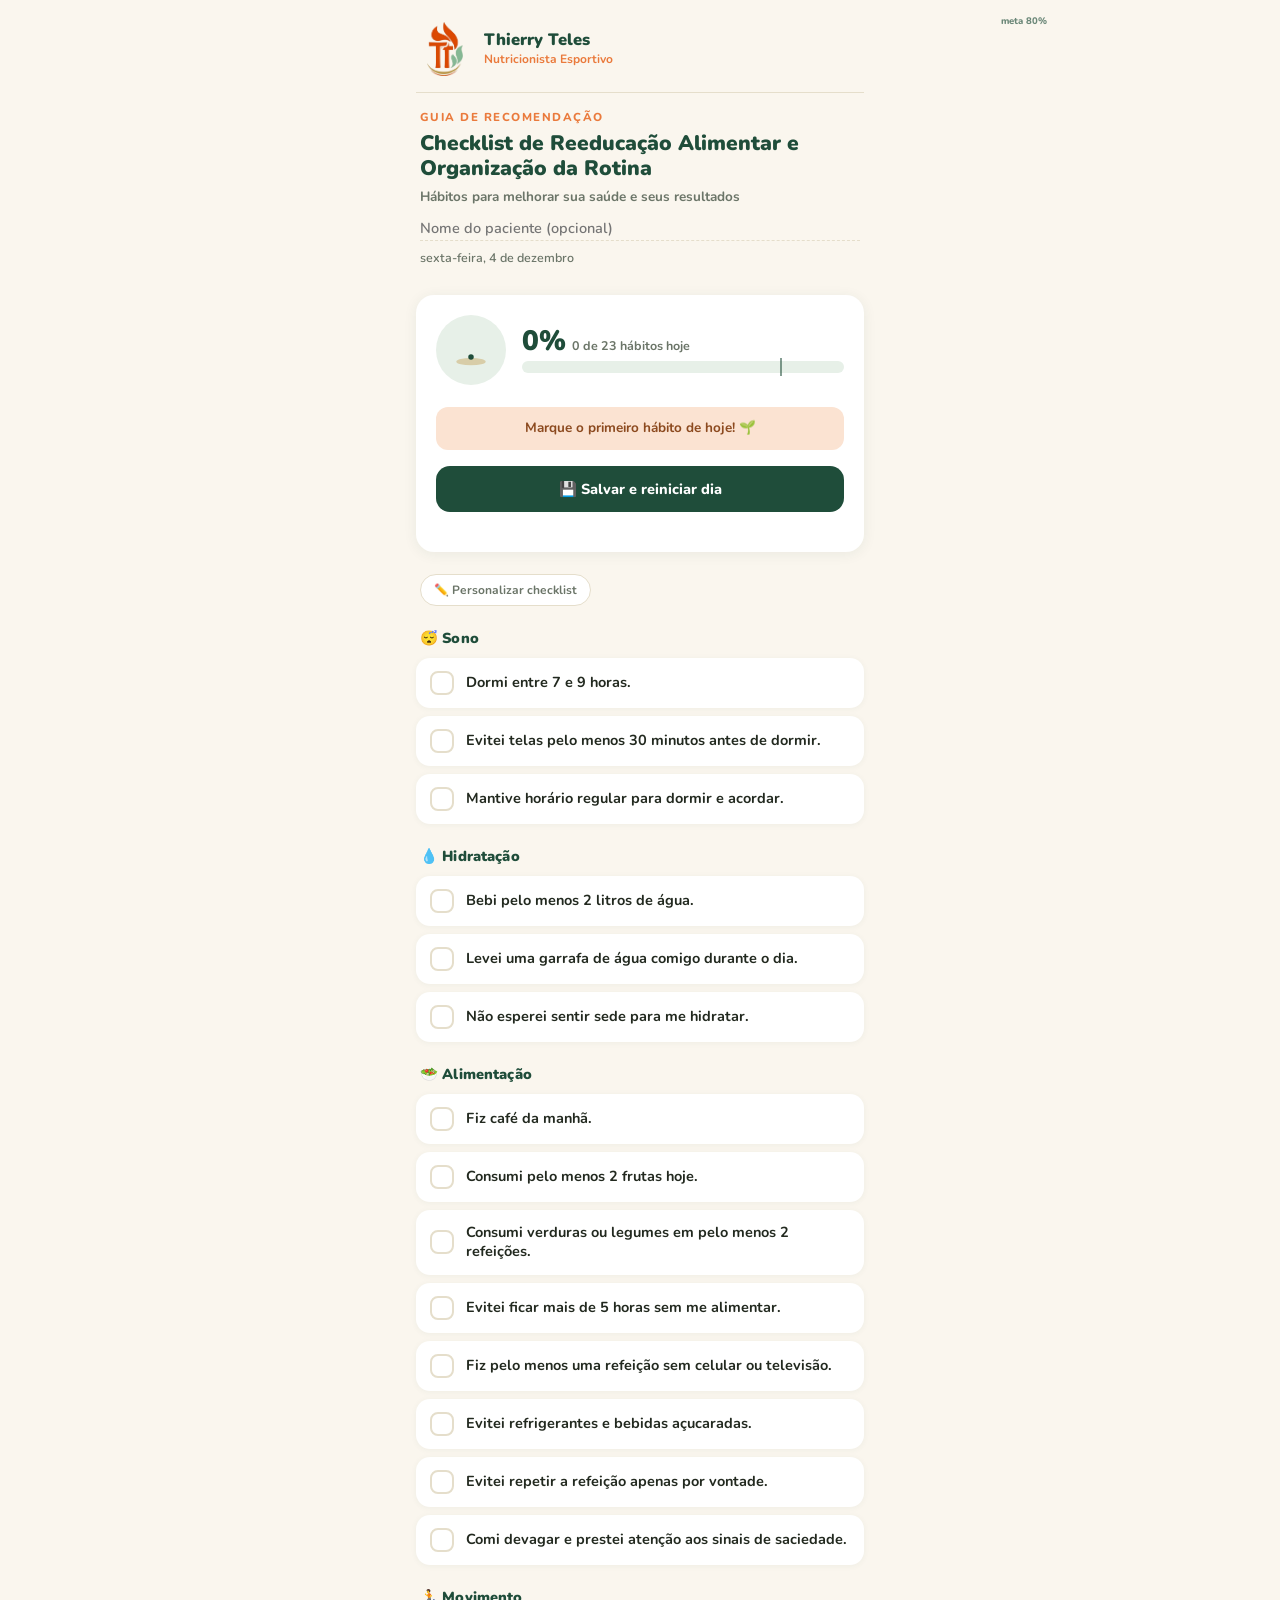
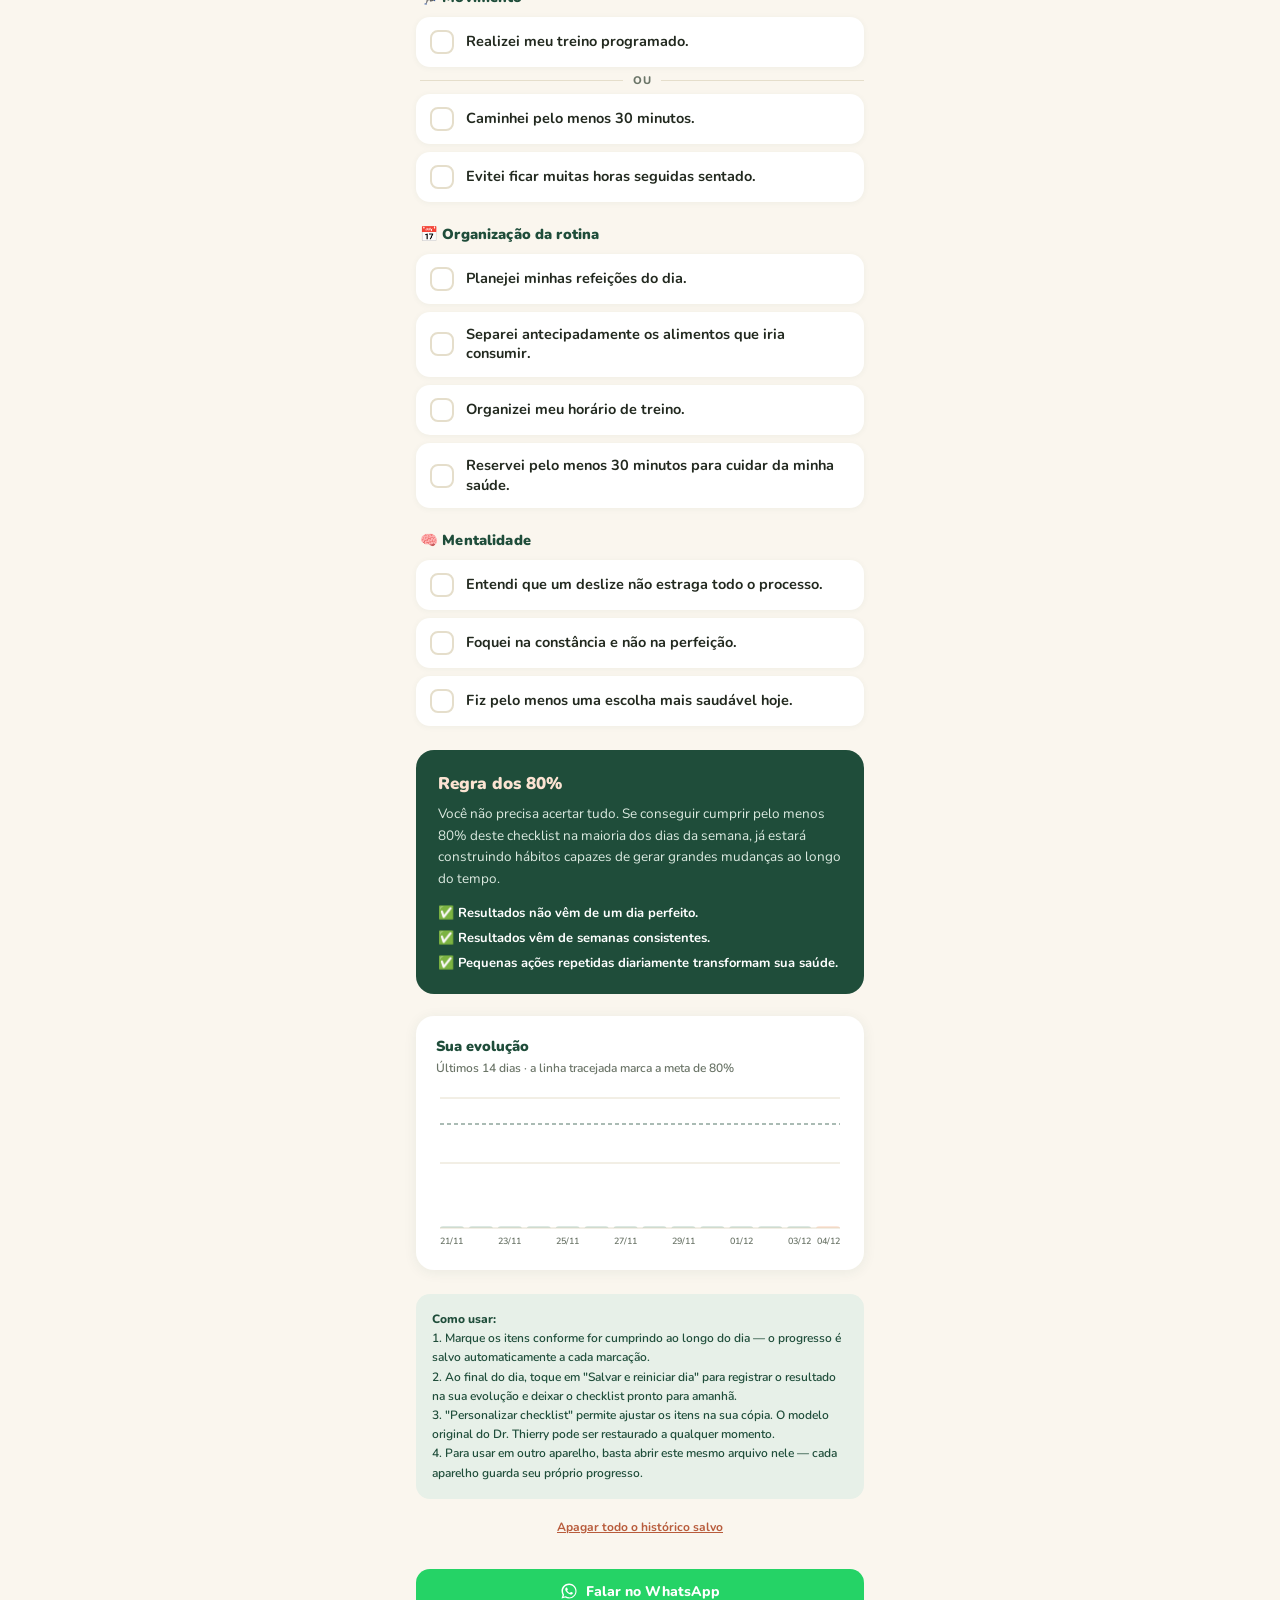
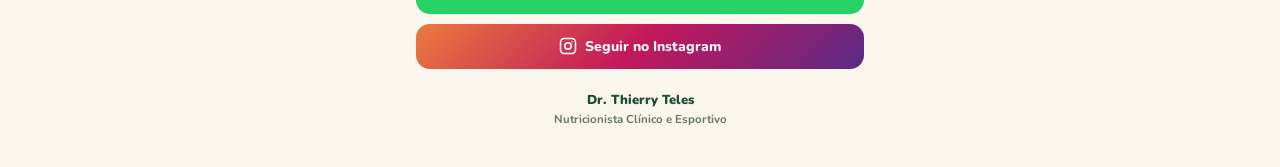
<file: checklist.html>
<!DOCTYPE html>
<html lang="pt-BR">
<head>
  <meta charset="UTF-8">
  <link rel="icon" type="image/png" href="https://res.cloudinary.com/dantppsek/image/upload/v1778031414/WhatsApp_Image_2026-04-30_at_13.19.35_2_an5nzr.jpg" sizes="32x32">
</head>
<meta charset="UTF-8">
<meta name="viewport" content="width=device-width, initial-scale=1.0, maximum-scale=1">
<title>Checklist de Reeducação Alimentar | Thierry Teles</title>
<link rel="preconnect" href="https://fonts.googleapis.com">
<link href="https://fonts.googleapis.com/css2?family=Nunito:wght@400;600;700;800;900&display=swap" rel="stylesheet">
<style>
  :root{
    --verde-escuro:#1F4D3A;
    --verde-medio:#3F8064;
    --verde-claro:#E7F0E8;
    --laranja:#EA7A3C;
    --laranja-claro:#FBE3D2;
    --off-white:#FAF6EE;
    --texto:#22291F;
    --texto-suave:#6B7568;
    --linha:#E5DECB;
    --branco:#FFFFFF;
    --radius:18px;
  }
  *{box-sizing:border-box;}
  html,body{margin:0;padding:0;}
  body{
    background:var(--off-white);
    font-family:'Nunito',-apple-system,'Segoe UI',sans-serif;
    color:var(--texto);
    -webkit-font-smoothing:antialiased;
    min-height:100vh;
    padding-bottom:32px;
  }
  .wrap{max-width:480px;margin:0 auto;padding:18px 16px 8px;}

  /* PERFIL */
  .perfil{display:flex;align-items:center;gap:12px;padding:4px 2px 16px;}
  .perfil img{width:54px;height:54px;object-fit:contain;flex:none;}
  .perfil .nome-clinica{font-size:16.5px;font-weight:900;color:var(--verde-escuro);line-height:1.15;}
  .perfil .cargo-clinica{font-size:12px;font-weight:700;color:var(--laranja);margin-top:2px;}
  .perfil-divisor{height:1px;background:var(--linha);margin:0 0 16px;}

  header{padding:0 4px 16px;}
  .eyebrow{
    font-size:11.5px;font-weight:800;letter-spacing:.13em;text-transform:uppercase;
    color:var(--laranja);margin:0 0 6px;
  }
  h1{font-size:21px;font-weight:900;color:var(--verde-escuro);margin:0 0 6px;line-height:1.2;}
  .subtitulo{font-size:13.5px;color:var(--texto-suave);font-weight:700;margin:0 0 10px;}
  .nome-edit{
    border:none;background:transparent;font-size:14.5px;color:var(--texto-suave);
    font-family:inherit;font-weight:600;padding:2px 0;width:100%;border-bottom:1px dashed var(--linha);
  }
  .nome-edit:focus{outline:none;color:var(--verde-escuro);border-color:var(--verde-medio);}
  .data-hoje{font-size:12.5px;color:var(--texto-suave);margin-top:8px;font-weight:600;}

  .card{
    background:var(--branco);border-radius:var(--radius);padding:20px;margin-bottom:16px;
    box-shadow:0 2px 14px rgba(31,77,58,0.07);
  }
  .progresso-topo{display:flex;align-items:center;gap:16px;}
  .planta-box{
    width:70px;height:70px;flex:none;border-radius:50%;background:var(--verde-claro);
    display:flex;align-items:center;justify-content:center;position:relative;overflow:hidden;
  }
  .planta-box svg{width:44px;height:44px;transition:opacity .4s ease;}
  .progresso-info{flex:1;min-width:0;}
  .pct-row{display:flex;align-items:baseline;gap:6px;margin-bottom:6px;}
  .pct-num{font-size:28px;font-weight:900;color:var(--verde-escuro);line-height:1;}
  .pct-label{font-size:12.5px;color:var(--texto-suave);font-weight:700;}
  .barra-wrap{position:relative;}
  .barra-bg{width:100%;height:12px;background:var(--verde-claro);border-radius:999px;overflow:hidden;}
  .barra-fill{
    height:100%;border-radius:999px;width:0%;
    background:linear-gradient(90deg,var(--verde-medio),var(--laranja));
    transition:width .5s cubic-bezier(.4,0,.2,1);
  }
  .meta-marca{position:absolute;top:-3px;left:80%;width:2px;height:18px;background:var(--verde-escuro);opacity:.55;}
  .meta-label{position:absolute;top:14px;left:80%;transform:translateX(-50%);font-size:9.5px;font-weight:800;color:var(--verde-escuro);opacity:.65;white-space:nowrap;}
  .mensagem{
    margin-top:22px;padding:12px 14px;border-radius:12px;background:var(--laranja-claro);
    color:#8C4A1F;font-weight:700;font-size:13.5px;text-align:center;line-height:1.4;
  }
  .streak{margin-top:10px;font-size:12px;color:var(--verde-medio);font-weight:800;text-align:center;}

  .salvar-row{margin-top:16px;display:flex;flex-direction:column;align-items:center;gap:6px;}
  .salvar-btn{
    border:none;width:100%;background:var(--verde-escuro);color:var(--branco);font-family:inherit;
    font-weight:800;font-size:14.5px;padding:13px 16px;border-radius:14px;cursor:pointer;
    display:flex;align-items:center;justify-content:center;gap:8px;transition:.15s ease;
  }
  .salvar-btn:active{transform:scale(.98);}
  .salvar-toast{font-size:12.5px;font-weight:800;color:var(--verde-medio);opacity:0;transition:opacity .25s ease;height:14px;}
  .salvar-toast.show{opacity:1;}

  .controles-topo{display:flex;gap:8px;margin:22px 4px 4px;flex-wrap:wrap;}
  .ctrl-btn{
    border:1.5px solid var(--linha);background:var(--branco);color:var(--texto-suave);
    font-family:inherit;font-weight:700;font-size:12px;padding:7px 13px;border-radius:999px;cursor:pointer;
  }
  .ctrl-btn.ativo{background:var(--verde-escuro);color:var(--branco);border-color:var(--verde-escuro);}
  .ctrl-btn.restaurar{color:#B85C3C;border-color:#EBD2C6;display:none;}
  .ctrl-btn.restaurar.show{display:inline-block;}

  .secao{margin-top:6px;}
  .secao-cab{display:flex;align-items:center;gap:8px;margin:22px 4px 10px;}
  .secao-cab h2{font-size:14.5px;font-weight:900;color:var(--verde-escuro);margin:0;letter-spacing:.01em;}

  .lista{list-style:none;margin:0;padding:0;display:flex;flex-direction:column;gap:8px;}
  .item{
    display:flex;align-items:center;gap:12px;background:var(--branco);border-radius:14px;
    padding:13px 14px;box-shadow:0 1px 6px rgba(31,77,58,0.05);cursor:pointer;
  }
  .check{
    width:24px;height:24px;flex:none;border-radius:8px;border:2px solid var(--linha);
    display:flex;align-items:center;justify-content:center;background:var(--branco);transition:.2s ease;
  }
  .check.on{background:var(--verde-escuro);border-color:var(--verde-escuro);}
  .check svg{width:14px;height:14px;opacity:0;transition:opacity .15s ease;}
  .check.on svg{opacity:1;}
  .item-texto{flex:1;font-size:14.5px;font-weight:700;color:var(--texto);line-height:1.35;}
  .item-texto[contenteditable="true"]{outline:none;border-bottom:1px dashed var(--laranja);}
  .item.feito .item-texto{color:var(--texto-suave);text-decoration:line-through;text-decoration-color:var(--linha);}
  .del-btn{display:none;border:none;background:none;color:#C0594A;font-size:19px;font-weight:900;cursor:pointer;padding:2px 4px;line-height:1;flex:none;}
  .lista.editando .del-btn{display:block;}
  .lista.editando .check{pointer-events:none;opacity:.35;}
  .lista.editando .item{cursor:default;}

  .ou-divisor{display:flex;align-items:center;gap:10px;margin:-2px 0;padding-left:4px;}
  .ou-divisor::before,.ou-divisor::after{content:'';flex:1;height:1px;background:var(--linha);}
  .ou-divisor span{font-size:11px;font-weight:800;color:var(--texto-suave);text-transform:uppercase;letter-spacing:.08em;}

  .add-row{display:none;gap:8px;margin-top:8px;}
  .add-row.show{display:flex;}
  .add-row input{flex:1;border:1.5px solid var(--linha);border-radius:12px;padding:10px 13px;font-family:inherit;font-size:13.5px;font-weight:600;background:var(--branco);color:var(--texto);}
  .add-row input:focus{outline:none;border-color:var(--verde-medio);}
  .add-row button{border:none;background:var(--verde-medio);color:var(--branco);font-family:inherit;font-weight:800;font-size:13px;padding:0 14px;border-radius:12px;cursor:pointer;}

  .regra80{margin-top:24px;border-radius:var(--radius);padding:22px;background:var(--verde-escuro);color:var(--branco);}
  .regra80 h3{margin:0 0 8px;font-size:17px;font-weight:900;color:var(--laranja-claro);}
  .regra80 p{margin:0 0 14px;font-size:13.5px;line-height:1.6;color:#DCEAE1;}
  .regra80 ul{margin:0;padding:0;list-style:none;display:flex;flex-direction:column;gap:7px;}
  .regra80 li{font-size:13px;font-weight:700;color:var(--branco);display:flex;gap:8px;align-items:flex-start;line-height:1.4;}

  .chart-card{margin-top:22px;}
  .chart-card h2{font-size:14.5px;font-weight:900;color:var(--verde-escuro);margin:0 0 4px;}
  .chart-sub{font-size:12px;color:var(--texto-suave);margin:0 0 14px;font-weight:600;}
  canvas{width:100%;display:block;}

  .ajuda{margin-top:24px;padding:16px;border-radius:14px;background:var(--verde-claro);font-size:12px;color:var(--verde-escuro);line-height:1.6;font-weight:600;}
  .ajuda b{font-weight:800;}
  .reset-row{margin-top:14px;text-align:center;}
  .reset-btn{border:none;background:none;color:#B85C3C;font-family:inherit;font-weight:700;font-size:12px;cursor:pointer;text-decoration:underline;padding:6px;}

  .footer-contato{margin-top:28px;display:flex;flex-direction:column;gap:10px;}
  .botao-contato{
    display:flex;align-items:center;justify-content:center;gap:8px;text-decoration:none;
    font-family:inherit;font-weight:800;font-size:14px;padding:13px 16px;border-radius:14px;
    transition:.15s ease;
  }
  .botao-contato:active{transform:scale(.98);}
  .botao-contato.whats{background:#25D366;color:#fff;}
  .botao-contato.insta{background:linear-gradient(135deg,#EA7A3C,#C2185B,#5B2A86);color:#fff;}
  .botao-contato svg{width:18px;height:18px;flex:none;}

  footer{text-align:center;margin-top:22px;}
  footer .assinatura{font-size:13px;font-weight:900;color:var(--verde-escuro);}
  footer .cargo{font-size:11.5px;color:var(--texto-suave);font-weight:700;margin-top:2px;}
</style>
</head>
<body>
<div class="wrap">

  <div class="perfil">
    <img src="[data-uri]" alt="Logo Thierry Teles">
    <div>
      <div class="nome-clinica">Thierry Teles</div>
      <div class="cargo-clinica">Nutricionista Esportivo</div>
    </div>
  </div>
  <div class="perfil-divisor"></div>

  <header>
    <p class="eyebrow">Guia de recomendação</p>
    <h1>Checklist de Reeducação Alimentar e Organização da Rotina</h1>
    <p class="subtitulo">Hábitos para melhorar sua saúde e seus resultados</p>
    <input id="nomeInput" class="nome-edit" placeholder="Nome do paciente (opcional)" maxlength="40">
    <p class="data-hoje" id="dataHoje"></p>
  </header>

  <div class="card">
    <div class="progresso-topo">
      <div class="planta-box"><div id="plantaSvg"></div></div>
      <div class="progresso-info">
        <div class="pct-row">
          <span class="pct-num" id="pctNum">0%</span>
          <span class="pct-label" id="pctFrac">0 de 0 hábitos hoje</span>
        </div>
        <div class="barra-wrap">
          <div class="barra-bg"><div class="barra-fill" id="barraFill"></div></div>
          <div class="meta-marca"></div>
        </div>
        <div class="meta-label">meta 80%</div>
      </div>
    </div>
    <div class="mensagem" id="mensagem">Marque o primeiro hábito de hoje!</div>
    <div class="streak" id="streak"></div>

    <div class="salvar-row">
      <button class="salvar-btn" id="salvarBtn">💾 Salvar e reiniciar dia</button>
      <div class="salvar-toast" id="salvarToast">Checklist do dia salvo ✅</div>
    </div>
  </div>

  <div class="controles-topo">
    <button class="ctrl-btn" id="editarBtn">✏️ Personalizar checklist</button>
    <button class="ctrl-btn restaurar" id="restaurarBtn">↺ Restaurar modelo original</button>
  </div>

  <div id="secoes"></div>

  <div class="regra80">
    <h3>Regra dos 80%</h3>
    <p>Você não precisa acertar tudo. Se conseguir cumprir pelo menos 80% deste checklist na maioria dos dias da semana, já estará construindo hábitos capazes de gerar grandes mudanças ao longo do tempo.</p>
    <ul>
      <li>✅ Resultados não vêm de um dia perfeito.</li>
      <li>✅ Resultados vêm de semanas consistentes.</li>
      <li>✅ Pequenas ações repetidas diariamente transformam sua saúde.</li>
    </ul>
  </div>

  <div class="card chart-card">
    <h2>Sua evolução</h2>
    <p class="chart-sub">Últimos 14 dias · a linha tracejada marca a meta de 80%</p>
    <canvas id="grafico" height="160"></canvas>
  </div>

  <div class="ajuda">
    <b>Como usar:</b><br>
    1. Marque os itens conforme for cumprindo ao longo do dia — o progresso é salvo automaticamente a cada marcação.<br>
    2. Ao final do dia, toque em "Salvar e reiniciar dia" para registrar o resultado na sua evolução e deixar o checklist pronto para amanhã.<br>
    3. "Personalizar checklist" permite ajustar os itens na sua cópia. O modelo original do Dr. Thierry pode ser restaurado a qualquer momento.<br>
    4. Para usar em outro aparelho, basta abrir este mesmo arquivo nele — cada aparelho guarda seu próprio progresso.
  </div>
  <div class="reset-row">
    <button class="reset-btn" id="resetBtn">Apagar todo o histórico salvo</button>
  </div>

  <div class="footer-contato">
    <a class="botao-contato whats" id="whatsBtn" href="#" target="_blank" rel="noopener">
      <svg viewBox="0 0 32 32" fill="white"><path d="M16.04 2.67C8.65 2.67 2.67 8.65 2.67 16.04c0 2.55.71 4.93 1.94 6.97L2.67 29.33l6.49-1.9a13.3 13.3 0 0 0 6.88 1.9c7.39 0 13.37-5.98 13.37-13.37S23.43 2.67 16.04 2.67Zm0 24.4a11 11 0 0 1-5.6-1.53l-.4-.24-3.85 1.13 1.15-3.75-.26-.39a10.95 10.95 0 0 1-1.68-5.85c0-6.06 4.93-10.99 10.99-10.99s10.99 4.93 10.99 10.99-4.93 10.99-10.99 10.99Zm6.03-8.23c-.33-.17-1.95-.96-2.25-1.07-.3-.11-.52-.17-.74.17-.22.33-.85 1.07-1.04 1.29-.19.22-.38.25-.71.08-.33-.17-1.39-.51-2.65-1.63-.98-.87-1.64-1.95-1.83-2.28-.19-.33-.02-.51.15-.68.15-.15.33-.38.5-.58.17-.19.22-.33.33-.55.11-.22.06-.41-.03-.58-.08-.17-.74-1.79-1.02-2.45-.27-.65-.54-.56-.74-.57-.19-.01-.41-.01-.63-.01-.22 0-.58.08-.88.41-.3.33-1.15 1.13-1.15 2.75 0 1.62 1.18 3.19 1.34 3.41.17.22 2.32 3.55 5.63 4.98.79.34 1.4.54 1.88.69.79.25 1.51.21 2.08.13.63-.1 1.95-.8 2.23-1.57.27-.77.27-1.43.19-1.57-.08-.14-.3-.22-.63-.39Z"/></svg>
      Falar no WhatsApp
    </a>
    <a class="botao-contato insta" id="instaBtn" href="#" target="_blank" rel="noopener">
      <svg viewBox="0 0 24 24" fill="none" stroke="white" stroke-width="2"><rect x="2" y="2" width="20" height="20" rx="5"/><circle cx="12" cy="12" r="4.2"/><circle cx="17.3" cy="6.7" r="1.1" fill="white" stroke="none"/></svg>
      Seguir no Instagram
    </a>
  </div>

  <footer>
    <div class="assinatura">Dr. Thierry Teles</div>
    <div class="cargo">Nutricionista Clínico e Esportivo</div>
  </footer>
</div>

<script>
const STORAGE_KEY = 'nutriChecklistGuia_v2';
const META = 80;
const WHATS_NUM = '5575998855519';
const INSTA_URL = 'https://www.instagram.com/thierry.nutriesportivo';

document.getElementById('whatsBtn').href = 'https://wa.me/' + WHATS_NUM + '?text=' + encodeURIComponent('Olá Thierry! Vim do meu checklist de reeducação alimentar.');
document.getElementById('instaBtn').href = INSTA_URL;

const ICON_CHECK = '<svg viewBox="0 0 24 24" fill="none"><path d="M5 13l4 4L19 7" stroke="white" stroke-width="3" stroke-linecap="round" stroke-linejoin="round"/></svg>';

// ---------- Modelo original (fonte da verdade, definido pelo Dr. Thierry) ----------
const DEFAULT_SECOES = [
  { titulo: 'Sono', emoji: '😴', itens: [
    { id:'sono1', text:'Dormi entre 7 e 9 horas.' },
    { id:'sono2', text:'Evitei telas pelo menos 30 minutos antes de dormir.' },
    { id:'sono3', text:'Mantive horário regular para dormir e acordar.' },
  ]},
  { titulo: 'Hidratação', emoji: '💧', itens: [
    { id:'hid1', text:'Bebi pelo menos 2 litros de água.' },
    { id:'hid2', text:'Levei uma garrafa de água comigo durante o dia.' },
    { id:'hid3', text:'Não esperei sentir sede para me hidratar.' },
  ]},
  { titulo: 'Alimentação', emoji: '🥗', itens: [
    { id:'ali1', text:'Fiz café da manhã.' },
    { id:'ali2', text:'Consumi pelo menos 2 frutas hoje.' },
    { id:'ali3', text:'Consumi verduras ou legumes em pelo menos 2 refeições.' },
    { id:'ali4', text:'Evitei ficar mais de 5 horas sem me alimentar.' },
    { id:'ali5', text:'Fiz pelo menos uma refeição sem celular ou televisão.' },
    { id:'ali6', text:'Evitei refrigerantes e bebidas açucaradas.' },
    { id:'ali7', text:'Evitei repetir a refeição apenas por vontade.' },
    { id:'ali8', text:'Comi devagar e prestei atenção aos sinais de saciedade.' },
  ]},
  { titulo: 'Movimento', emoji: '🏃', itens: [
    { id:'mov1', text:'Realizei meu treino programado.', group:'treino' },
    { id:'mov2', text:'Caminhei pelo menos 30 minutos.', group:'treino', ouAntes:true },
    { id:'mov3', text:'Evitei ficar muitas horas seguidas sentado.' },
  ]},
  { titulo: 'Organização da rotina', emoji: '📅', itens: [
    { id:'org1', text:'Planejei minhas refeições do dia.' },
    { id:'org2', text:'Separei antecipadamente os alimentos que iria consumir.' },
    { id:'org3', text:'Organizei meu horário de treino.' },
    { id:'org4', text:'Reservei pelo menos 30 minutos para cuidar da minha saúde.' },
  ]},
  { titulo: 'Mentalidade', emoji: '🧠', itens: [
    { id:'men1', text:'Entendi que um deslize não estraga todo o processo.' },
    { id:'men2', text:'Foquei na constância e não na perfeição.' },
    { id:'men3', text:'Fiz pelo menos uma escolha mais saudável hoje.' },
  ]},
];

function cid(){ return 'c' + Math.random().toString(36).slice(2,9); }
function deepClone(o){ return JSON.parse(JSON.stringify(o)); }
function todayKey(){
  const d = new Date();
  return d.getFullYear() + '-' + String(d.getMonth()+1).padStart(2,'0') + '-' + String(d.getDate()).padStart(2,'0');
}

function loadState(){
  let raw;
  try{ raw = JSON.parse(localStorage.getItem(STORAGE_KEY)); }catch(e){ raw = null; }
  if(!raw) raw = { nome:'', secoes:null, history:{} };
  if(!raw.secoes) raw.secoes = deepClone(DEFAULT_SECOES);
  if(!raw.history) raw.history = {};
  return raw;
}
function saveState(){ localStorage.setItem(STORAGE_KEY, JSON.stringify(state)); }

let state = loadState();
const tKey = todayKey();

function getTodosItens(){ return state.secoes.flatMap(s => s.itens); }
function totalSlots(){
  const grupos = new Set();
  let semGrupo = 0;
  getTodosItens().forEach(it => it.group ? grupos.add(it.group) : semGrupo++);
  return semGrupo + grupos.size;
}

function garantirChecksHoje(){
  if(!state.history[tKey]){
    const checks = {};
    getTodosItens().forEach(it => checks[it.id] = false);
    state.history[tKey] = { checks, percent: 0, registro: null };
  }
  const checks = state.history[tKey].checks;
  getTodosItens().forEach(it => { if(!(it.id in checks)) checks[it.id] = false; });
}
garantirChecksHoje();

// ---------- DOM refs ----------
const $nome = document.getElementById('nomeInput');
const $dataHoje = document.getElementById('dataHoje');
const $secoes = document.getElementById('secoes');
const $pctNum = document.getElementById('pctNum');
const $pctFrac = document.getElementById('pctFrac');
const $barraFill = document.getElementById('barraFill');
const $mensagem = document.getElementById('mensagem');
const $streak = document.getElementById('streak');
const $plantaSvg = document.getElementById('plantaSvg');
const $resetBtn = document.getElementById('resetBtn');
const $canvas = document.getElementById('grafico');
const $editarBtn = document.getElementById('editarBtn');
const $restaurarBtn = document.getElementById('restaurarBtn');
const $salvarBtn = document.getElementById('salvarBtn');
const $salvarToast = document.getElementById('salvarToast');

$nome.value = state.nome || '';
$dataHoje.textContent = new Date().toLocaleDateString('pt-BR', { weekday:'long', day:'numeric', month:'long' });
$nome.addEventListener('input', () => { state.nome = $nome.value; saveState(); });

// ---------- Edição ----------
let editando = false;

$editarBtn.addEventListener('click', () => {
  editando = !editando;
  $editarBtn.classList.toggle('ativo', editando);
  $editarBtn.textContent = editando ? '✓ Concluir personalização' : '✏️ Personalizar checklist';
  $restaurarBtn.classList.toggle('show', editando);
  renderSecoes();
});

$restaurarBtn.addEventListener('click', () => {
  if(confirm('Isso vai restaurar o checklist para o modelo original do Dr. Thierry, desfazendo suas personalizações de itens (seu histórico de dias salvos é mantido). Continuar?')){
    state.secoes = deepClone(DEFAULT_SECOES);
    const checks = {};
    getTodosItens().forEach(it => checks[it.id] = false);
    state.history[tKey].checks = checks;
    saveState();
    recompute();
  }
});

// ---------- Render seções ----------
function renderSecoes(){
  const checks = state.history[tKey].checks;
  $secoes.innerHTML = '';
  state.secoes.forEach((sec, secIdx) => {
    const wrap = document.createElement('div');
    wrap.className = 'secao';
    const cab = document.createElement('div');
    cab.className = 'secao-cab';
    cab.innerHTML = `<h2>${sec.emoji} ${sec.titulo}</h2>`;
    wrap.appendChild(cab);

    const ul = document.createElement('ul');
    ul.className = 'lista' + (editando ? ' editando' : '');
    sec.itens.forEach(it => {
      if(it.ouAntes){
        const div = document.createElement('div');
        div.className = 'ou-divisor';
        div.innerHTML = '<span>ou</span>';
        ul.appendChild(div);
      }
      const li = document.createElement('li');
      li.className = 'item' + (checks[it.id] ? ' feito' : '');
      li.dataset.id = it.id;
      if(it.group) li.dataset.group = it.group;
      li.innerHTML = `
        <div class="check ${checks[it.id] ? 'on' : ''}">${ICON_CHECK}</div>
        <div class="item-texto" ${editando ? 'contenteditable="true"' : ''}>${it.text}</div>
        <button class="del-btn" data-id="${it.id}" data-sec="${secIdx}">×</button>
      `;
      ul.appendChild(li);
    });
    wrap.appendChild(ul);

    if(editando){
      const addRow = document.createElement('div');
      addRow.className = 'add-row show';
      addRow.innerHTML = `
        <input type="text" placeholder="Adicionar item em ${sec.titulo}" data-sec="${secIdx}">
        <button data-sec="${secIdx}">+</button>
      `;
      wrap.appendChild(addRow);
    }

    $secoes.appendChild(wrap);
  });
}

$secoes.addEventListener('click', (e) => {
  const li = e.target.closest('.item');
  const delBtn = e.target.closest('.del-btn');
  const addBtn = e.target.closest('.add-row button');

  if(delBtn){
    const id = delBtn.dataset.id;
    const secIdx = +delBtn.dataset.sec;
    state.secoes[secIdx].itens = state.secoes[secIdx].itens.filter(it => it.id !== id);
    delete state.history[tKey].checks[id];
    saveState();
    recompute();
    return;
  }
  if(addBtn){
    const secIdx = +addBtn.dataset.sec;
    const input = $secoes.querySelector(`.add-row input[data-sec="${secIdx}"]`);
    const txt = input.value.trim();
    if(!txt) return;
    const id = cid();
    state.secoes[secIdx].itens.push({ id, text: txt });
    state.history[tKey].checks[id] = false;
    saveState();
    recompute();
    return;
  }
  if(li && !editando){
    const id = li.dataset.id;
    const grupo = li.dataset.group;
    const checks = state.history[tKey].checks;
    if(grupo){
      const ligado = !checks[id];
      getTodosItens().filter(it => it.group === grupo).forEach(it => checks[it.id] = false);
      checks[id] = ligado;
    } else {
      checks[id] = !checks[id];
    }
    recompute();
  }
});

$secoes.addEventListener('blur', (e) => {
  const txt = e.target.closest('.item-texto');
  if(!txt || !editando) return;
  const li = txt.closest('.item');
  const id = li.dataset.id;
  const it = getTodosItens().find(x => x.id === id);
  if(it){ it.text = txt.textContent.trim() || it.text; saveState(); }
}, true);

// ---------- Plant stages ----------
const PLANT_STAGES = [
  `<svg viewBox="0 0 48 48"><ellipse cx="24" cy="40" rx="16" ry="4" fill="#D8CDA8"/><circle cx="24" cy="35" r="3" fill="#1F4D3A"/></svg>`,
  `<svg viewBox="0 0 48 48"><ellipse cx="24" cy="40" rx="16" ry="4" fill="#D8CDA8"/><path d="M24 38 V28" stroke="#3F8064" stroke-width="3" stroke-linecap="round"/><path d="M24 30 Q18 28 18 24" stroke="#3F8064" stroke-width="3" fill="none" stroke-linecap="round"/></svg>`,
  `<svg viewBox="0 0 48 48"><ellipse cx="24" cy="40" rx="16" ry="4" fill="#D8CDA8"/><path d="M24 38 V20" stroke="#3F8064" stroke-width="3" stroke-linecap="round"/><path d="M24 28 Q16 25 16 19" stroke="#3F8064" stroke-width="3" fill="none" stroke-linecap="round"/><path d="M24 24 Q32 21 32 15" stroke="#3F8064" stroke-width="3" fill="none" stroke-linecap="round"/></svg>`,
  `<svg viewBox="0 0 48 48"><ellipse cx="24" cy="40" rx="16" ry="4" fill="#D8CDA8"/><path d="M24 38 V14" stroke="#3F8064" stroke-width="3" stroke-linecap="round"/><path d="M24 26 Q15 23 15 16" stroke="#3F8064" stroke-width="3" fill="none" stroke-linecap="round"/><path d="M24 21 Q33 18 33 11" stroke="#3F8064" stroke-width="3" fill="none" stroke-linecap="round"/><circle cx="24" cy="12" r="4" fill="#EA7A3C"/></svg>`,
  `<svg viewBox="0 0 48 48"><ellipse cx="24" cy="40" rx="16" ry="4" fill="#D8CDA8"/><path d="M24 38 V12" stroke="#3F8064" stroke-width="3" stroke-linecap="round"/><path d="M24 25 Q14 22 14 14" stroke="#3F8064" stroke-width="3" fill="none" stroke-linecap="round"/><path d="M24 20 Q34 17 34 9" stroke="#3F8064" stroke-width="3" fill="none" stroke-linecap="round"/><circle cx="24" cy="9" r="5.5" fill="#EA7A3C"/><circle cx="18" cy="11" r="3" fill="#F5A56B"/><circle cx="30" cy="11" r="3" fill="#F5A56B"/></svg>`,
  `<svg viewBox="0 0 48 48"><ellipse cx="24" cy="40" rx="16" ry="4" fill="#D8CDA8"/><path d="M24 38 V12" stroke="#1F4D3A" stroke-width="3" stroke-linecap="round"/><path d="M24 25 Q14 22 14 14" stroke="#1F4D3A" stroke-width="3" fill="none" stroke-linecap="round"/><path d="M24 20 Q34 17 34 9" stroke="#1F4D3A" stroke-width="3" fill="none" stroke-linecap="round"/><circle cx="24" cy="8" r="6.5" fill="#EA7A3C"/><circle cx="16" cy="11" r="3.5" fill="#F5A56B"/><circle cx="32" cy="11" r="3.5" fill="#F5A56B"/><circle cx="24" cy="0" r="2" fill="#FBE3D2"/></svg>`
];
function plantStageFor(pct){
  if(pct<=0) return 0;
  if(pct<25) return 1;
  if(pct<50) return 2;
  if(pct<80) return 3;
  if(pct<100) return 4;
  return 5;
}

const MENSAGENS = [
  { max:0,   texto:'Marque o primeiro hábito de hoje! 🌱' },
  { max:24,  texto:'Todo começo conta. Siga marcando seus hábitos. 🌿' },
  { max:49,  texto:'Você está no caminho certo. Continue firme! 💪' },
  { max:79,  texto:'Falta pouco para bater a meta dos 80%! 🌻' },
  { max:99,  texto:'Meta dos 80% batida! Isso já é resultado de verdade. ✨' },
  { max:100, texto:'Dia completo! Constância assim transforma sua saúde. 🎉🍃' },
];
function mensagemFor(pct){
  for(const m of MENSAGENS){ if(pct<=m.max) return m.texto; }
  return MENSAGENS[MENSAGENS.length-1].texto;
}

// ---------- Progresso (autosave a cada marcação) ----------
function recompute(){
  const checks = state.history[tKey].checks;
  const total = totalSlots();
  const done = Object.values(checks).filter(Boolean).length;
  const pct = total ? Math.round((done/total)*100) : 0;
  state.history[tKey].percent = pct;
  saveState();

  $pctNum.textContent = pct + '%';
  $pctFrac.textContent = `${done} de ${total} hábitos hoje`;
  $barraFill.style.width = Math.min(pct,100) + '%';
  $barraFill.style.background = pct >= META
    ? 'linear-gradient(90deg,#3F8064,#1F4D3A)'
    : 'linear-gradient(90deg,#3F8064,#EA7A3C)';
  $mensagem.textContent = mensagemFor(pct);
  $plantaSvg.innerHTML = PLANT_STAGES[plantStageFor(pct)];

  renderSecoes();
  renderStreak();
  renderChart();
}

function valorDoDia(entry){
  if(!entry) return 0;
  return (entry.registro !== null && entry.registro !== undefined) ? entry.registro : entry.percent;
}

function renderStreak(){
  let streak = 0;
  let d = new Date();
  if(valorDoDia(state.history[tKey]) < META) d.setDate(d.getDate()-1);
  while(true){
    const k = d.getFullYear() + '-' + String(d.getMonth()+1).padStart(2,'0') + '-' + String(d.getDate()).padStart(2,'0');
    const day = state.history[k];
    if(day && valorDoDia(day) >= META){ streak++; d.setDate(d.getDate()-1); } else break;
  }
  $streak.textContent = streak > 0 ? `🔥 ${streak} dia${streak>1?'s':''} seguido${streak>1?'s':''} batendo a meta de 80%` : '';
}

// ---------- Salvar e reiniciar dia ----------
$salvarBtn.addEventListener('click', () => {
  const entry = state.history[tKey];
  entry.registro = entry.percent;
  const checks = entry.checks;
  Object.keys(checks).forEach(id => checks[id] = false);
  saveState();
  recompute();

  $salvarToast.classList.add('show');
  setTimeout(() => $salvarToast.classList.remove('show'), 2600);
});

// ---------- Chart ----------
function renderChart(){
  const days = [];
  for(let i=13;i>=0;i--){
    const d = new Date();
    d.setDate(d.getDate()-i);
    const k = d.getFullYear() + '-' + String(d.getMonth()+1).padStart(2,'0') + '-' + String(d.getDate()).padStart(2,'0');
    const entry = state.history[k];
    days.push({ key:k, label: String(d.getDate()).padStart(2,'0')+'/'+String(d.getMonth()+1).padStart(2,'0'), pct: valorDoDia(entry), isToday: k===tKey });
  }

  const dpr = window.devicePixelRatio || 1;
  const cssWidth = $canvas.clientWidth || ($canvas.parentElement.clientWidth - 40);
  const cssHeight = 160;
  $canvas.width = cssWidth * dpr;
  $canvas.height = cssHeight * dpr;
  $canvas.style.height = cssHeight + 'px';
  const ctx = $canvas.getContext('2d');
  ctx.setTransform(dpr,0,0,dpr,0,0);
  ctx.clearRect(0,0,cssWidth,cssHeight);

  const padLeft = 4, padRight = 4, padTop = 8, padBottom = 22;
  const chartW = cssWidth - padLeft - padRight;
  const chartH = cssHeight - padTop - padBottom;
  const gap = 5;
  const barW = (chartW - gap*(days.length-1)) / days.length;

  ctx.strokeStyle = '#E5DECB';
  ctx.lineWidth = 1;
  [0,0.5,1].forEach(f => {
    const y = padTop + chartH*(1-f);
    ctx.beginPath(); ctx.moveTo(padLeft, y); ctx.lineTo(padLeft+chartW, y); ctx.stroke();
  });

  const yMeta = padTop + chartH*(1-META/100);
  ctx.save();
  ctx.strokeStyle = '#1F4D3A';
  ctx.globalAlpha = 0.5;
  ctx.setLineDash([4,3]);
  ctx.lineWidth = 1.3;
  ctx.beginPath(); ctx.moveTo(padLeft, yMeta); ctx.lineTo(padLeft+chartW, yMeta); ctx.stroke();
  ctx.restore();

  days.forEach((d,i) => {
    const x = padLeft + i*(barW+gap);
    const h = Math.max(2, (d.pct/100)*chartH);
    const y = padTop + chartH - h;
    ctx.fillStyle = d.isToday ? '#EA7A3C' : (d.pct >= META ? '#1F4D3A' : '#3F8064');
    ctx.globalAlpha = d.pct === 0 ? 0.18 : 1;
    roundRectTop(ctx, x, y, barW, h, 3);
    ctx.fill();
    ctx.globalAlpha = 1;

    if(i % 2 === 0 || d.isToday){
      ctx.fillStyle = '#6B7568';
      ctx.font = '600 9px Nunito, sans-serif';
      ctx.textAlign = 'center';
      ctx.fillText(d.label, x+barW/2, cssHeight-6);
    }
  });
}
function roundRectTop(ctx,x,y,w,h,r){
  ctx.beginPath();
  ctx.moveTo(x, y+h);
  ctx.lineTo(x, y+r);
  ctx.quadraticCurveTo(x,y,x+r,y);
  ctx.lineTo(x+w-r,y);
  ctx.quadraticCurveTo(x+w,y,x+w,y+r);
  ctx.lineTo(x+w,y+h);
  ctx.closePath();
}

// ---------- Apagar histórico ----------
$resetBtn.addEventListener('click', () => {
  if(confirm('Isso vai apagar todo o histórico salvo neste aparelho (seus itens personalizados são mantidos). Deseja continuar?')){
    state.history = {};
    garantirChecksHoje();
    saveState();
    recompute();
  }
});

window.addEventListener('resize', renderChart);

recompute();
</script>
</body>
</html>
</file>
